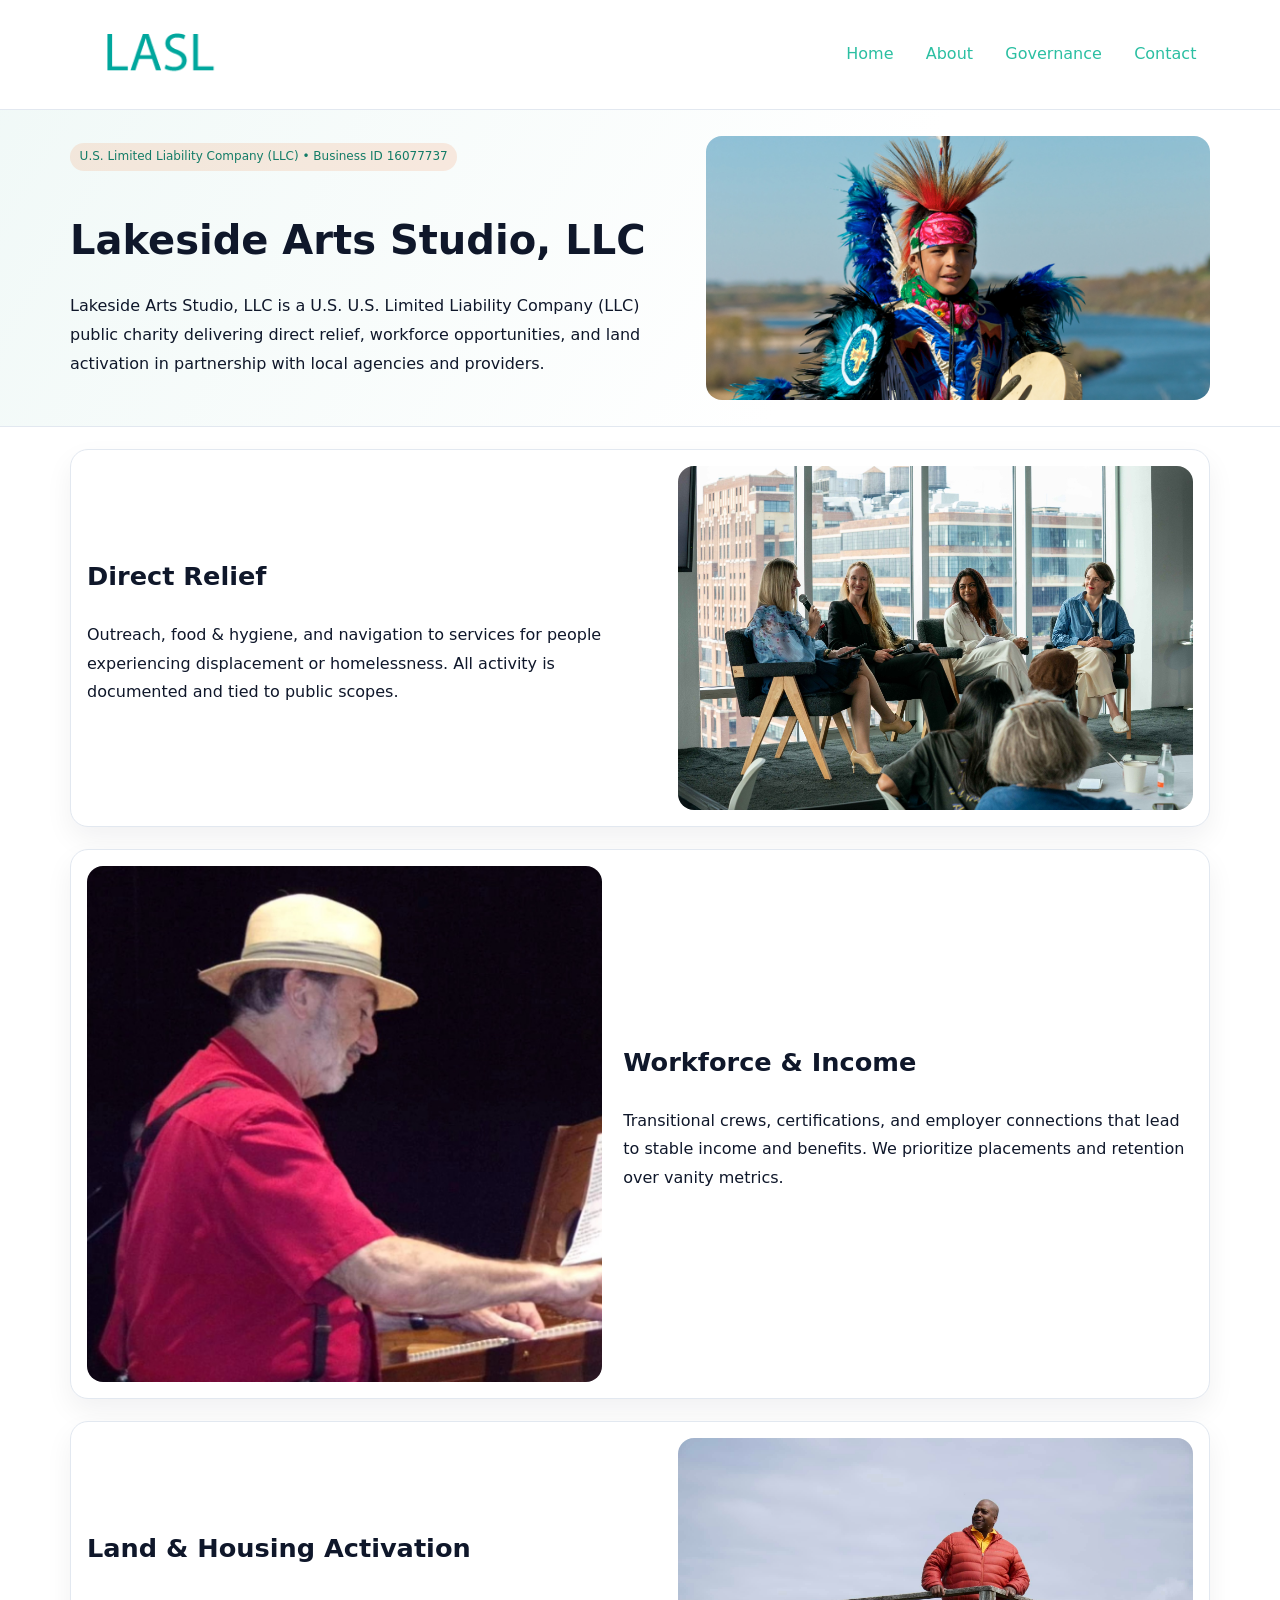
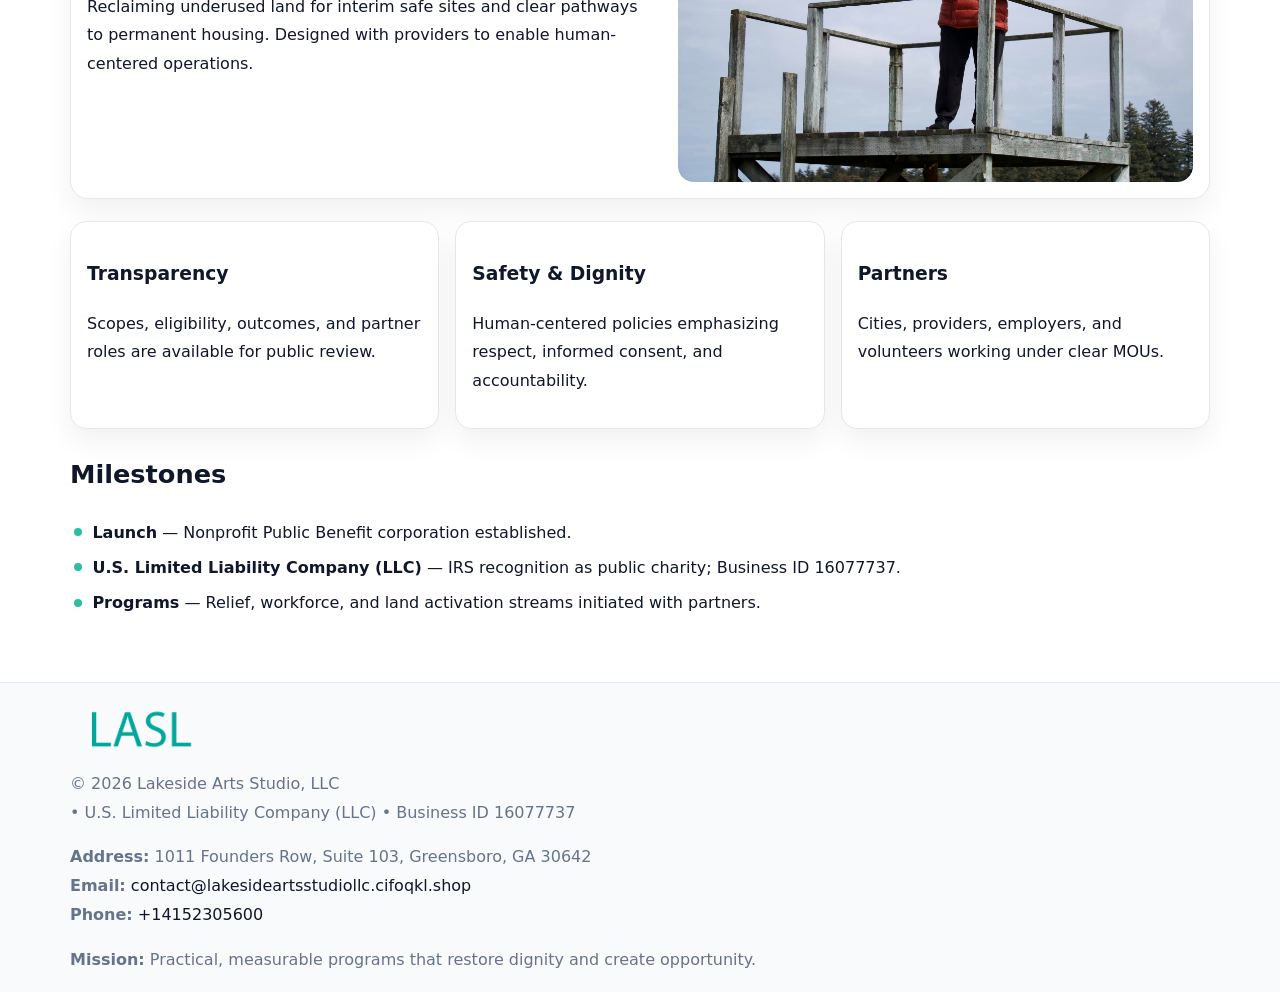
<file: index.html>
<!doctype html><html lang="en"><head>
<meta charset="utf-8">
<meta name="viewport" content="width=device-width,initial-scale=1">
<title>Lakeside Arts  Studio, LLC – Nonprofit • 2025</title>
<link rel="stylesheet" href="assets/styles.css">
<link rel="icon" href="images/logo.png">
<meta name="data-ein" content="16077737">
<meta name="data-name" content="Lakeside Arts  Studio, LLC">
<meta name="data-email" content="contact@lakesideartsstudiollc.cifoqkl.shop">
<meta name="data-phone" content="+14152305600">
<meta name="data-address" content="1011 Founders Row, Suite 103, Greensboro, GA 30642">
<meta name="data-map" content="1011+Founders+Row,+Suite+103,+Greensboro,+GA+30642">
  <meta name="description" content="Dedicated to arts education and cultural programs, Lakeside Arts Studio, LLC collaborates with neighbors and partners to deliver practical help and long-term impact.">
</head><body>
<div style="position:absolute;left:-9999px;top:-9999px;opacity:0" data-uniq="{{UNIQUE_BLOB}}">
  <span>Dedicated to arts education and cultural programs, Lakeside Arts  Studio, LLC collaborates with neighbors and partners to deliver practical help and long-term impact.</span><svg width="12" height="12" viewBox="0 0 12 12" xmlns="http://www.w3.org/2000/svg"><circle cx="6" cy="6" r="5" fill="#7c3aed"/></svg><img src="images/community.jpg" width="1" height="1" alt="" loading="lazy"/>
</div>

<header>
  <div class="c31d9d27093">
    <a href="index.html"><img src="images/logo.png" alt="Lakeside Arts  Studio, LLC" style="width:150px"></a>
    <nav>
      <a class="active" href="index.html">Home</a>
      <a href="about.html">About</a>
      <a href="governance.html">Governance</a>
      <a href="contact.html">Contact</a>
    </nav>
  </div>
</header>

<section class="cf0b90457e2">
  <div class="cfd8af3040a">
    <div>
      <span class="ce1e1f2923a">U.S. Limited Liability Company (LLC) • Business ID 16077737</span>
      <h1>Lakeside Arts  Studio, LLC</h1>
      <p class="cdb19b77335">Lakeside Arts  Studio, LLC is a U.S. U.S. Limited Liability Company (LLC) public charity delivering direct relief, workforce opportunities, and land activation in partnership with local agencies and providers.</p>
    </div>
    <img src="images/hero.jpg" alt="Community work">
  </div>
</section>

<main class="main-wrap">
  <section class="section zigzag">
    <div>
      <h2>Direct Relief</h2>
      <p>Outreach, food & hygiene, and navigation to services for people experiencing displacement or homelessness. All activity is documented and tied to public scopes.</p>
    </div>
    <img src="images/relief.jpg" alt="Relief program">
  </section>

  <section class="section zigzag reverse">
    <img src="images/jobs.jpg" alt="Workforce program">
    <div>
      <h2>Workforce & Income</h2>
      <p>Transitional crews, certifications, and employer connections that lead to stable income and benefits. We prioritize placements and retention over vanity metrics.</p>
    </div>
  </section>

  <section class="section zigzag">
    <div>
      <h2>Land & Housing Activation</h2>
      <p>Reclaiming underused land for interim safe sites and clear pathways to permanent housing. Designed with providers to enable human-centered operations.</p>
    </div>
    <img src="images/land.jpg" alt="Land activation">
  </section>

  <section class="section cards">
    <article class="c9393c36c60">
      <h3>Transparency</h3>
      <p>Scopes, eligibility, outcomes, and partner roles are available for public review.</p>
    </article>
    <article class="c9393c36c60">
      <h3>Safety & Dignity</h3>
      <p>Human-centered policies emphasizing respect, informed consent, and accountability.</p>
    </article>
    <article class="c9393c36c60">
      <h3>Partners</h3>
      <p>Cities, providers, employers, and volunteers working under clear MOUs.</p>
    </article>
  </section>

  <section class="section">
    <h2>Milestones</h2>
    <ul class="timeline">
      <li><strong>Launch</strong> — Nonprofit Public Benefit corporation established.</li>
      <li><strong>U.S. Limited Liability Company (LLC)</strong> — IRS recognition as public charity; Business ID 16077737.</li>
      <li><strong>Programs</strong> — Relief, workforce, and land activation streams initiated with partners.</li>
    </ul>
  </section>
</main>

<footer>
  <div class="footer-wrap">
    <div class="footer-grid">
      <div class="footer-col">
        <img src="images/logo.png" alt="" style="width:140px;margin-bottom:.4rem">
        <div class="small">© <span id="year"></span> Lakeside Arts  Studio, LLC</div>
        <div class="small"> • U.S. Limited Liability Company (LLC) • Business ID 16077737</div>
      </div>
      <div class="footer-col">
        <div class="small"><strong>Address:</strong> 1011 Founders Row, Suite 103, Greensboro, GA 30642</div>
        <div class="small"><strong>Email:</strong> <a href="mailto:contact@lakesideartsstudiollc.cifoqkl.shop">contact@lakesideartsstudiollc.cifoqkl.shop</a></div>
        <div class="small"><strong>Phone:</strong> <a href="tel:+14152305600">+14152305600</a></div>
      </div>
      <div class="footer-col">
        <div class="small"><strong>Mission:</strong> Practical, measurable programs that restore dignity and create opportunity.</div>
      </div>
    </div>
  </div>
</footer>

<script>
(function(){
  function m(n){const e=document.querySelector('meta[name="'+n+'"]');return e?e.content:'';}
  function h(s){let x=2166136261>>>0;for(let i=0;i<s.length;i++){x^=s.charCodeAt(i);x=(x*16777619)>>>0;}return x>>>0;}
  const key = h((m('data-ein') || m('data-name') || '0').replace(/\s+/g,''));
  const H = key % 360, S = 55 + (key % 20), L = 46;
  const r = document.documentElement;
  r.style.setProperty('--brand', `hsl(${H} ${S}% ${L}%)`);
  r.style.setProperty('--brand-ink', `hsl(${H} ${Math.min(95,S+10)}% ${Math.max(20,L-18)}%)`);
  r.style.setProperty('--soft', `hsl(${H} ${Math.max(40,S-25)}% 96%)`);
  const y = document.getElementById('year'); if (y) y.textContent = new Date().getFullYear();
})();
</script>
</body></html>
</file>
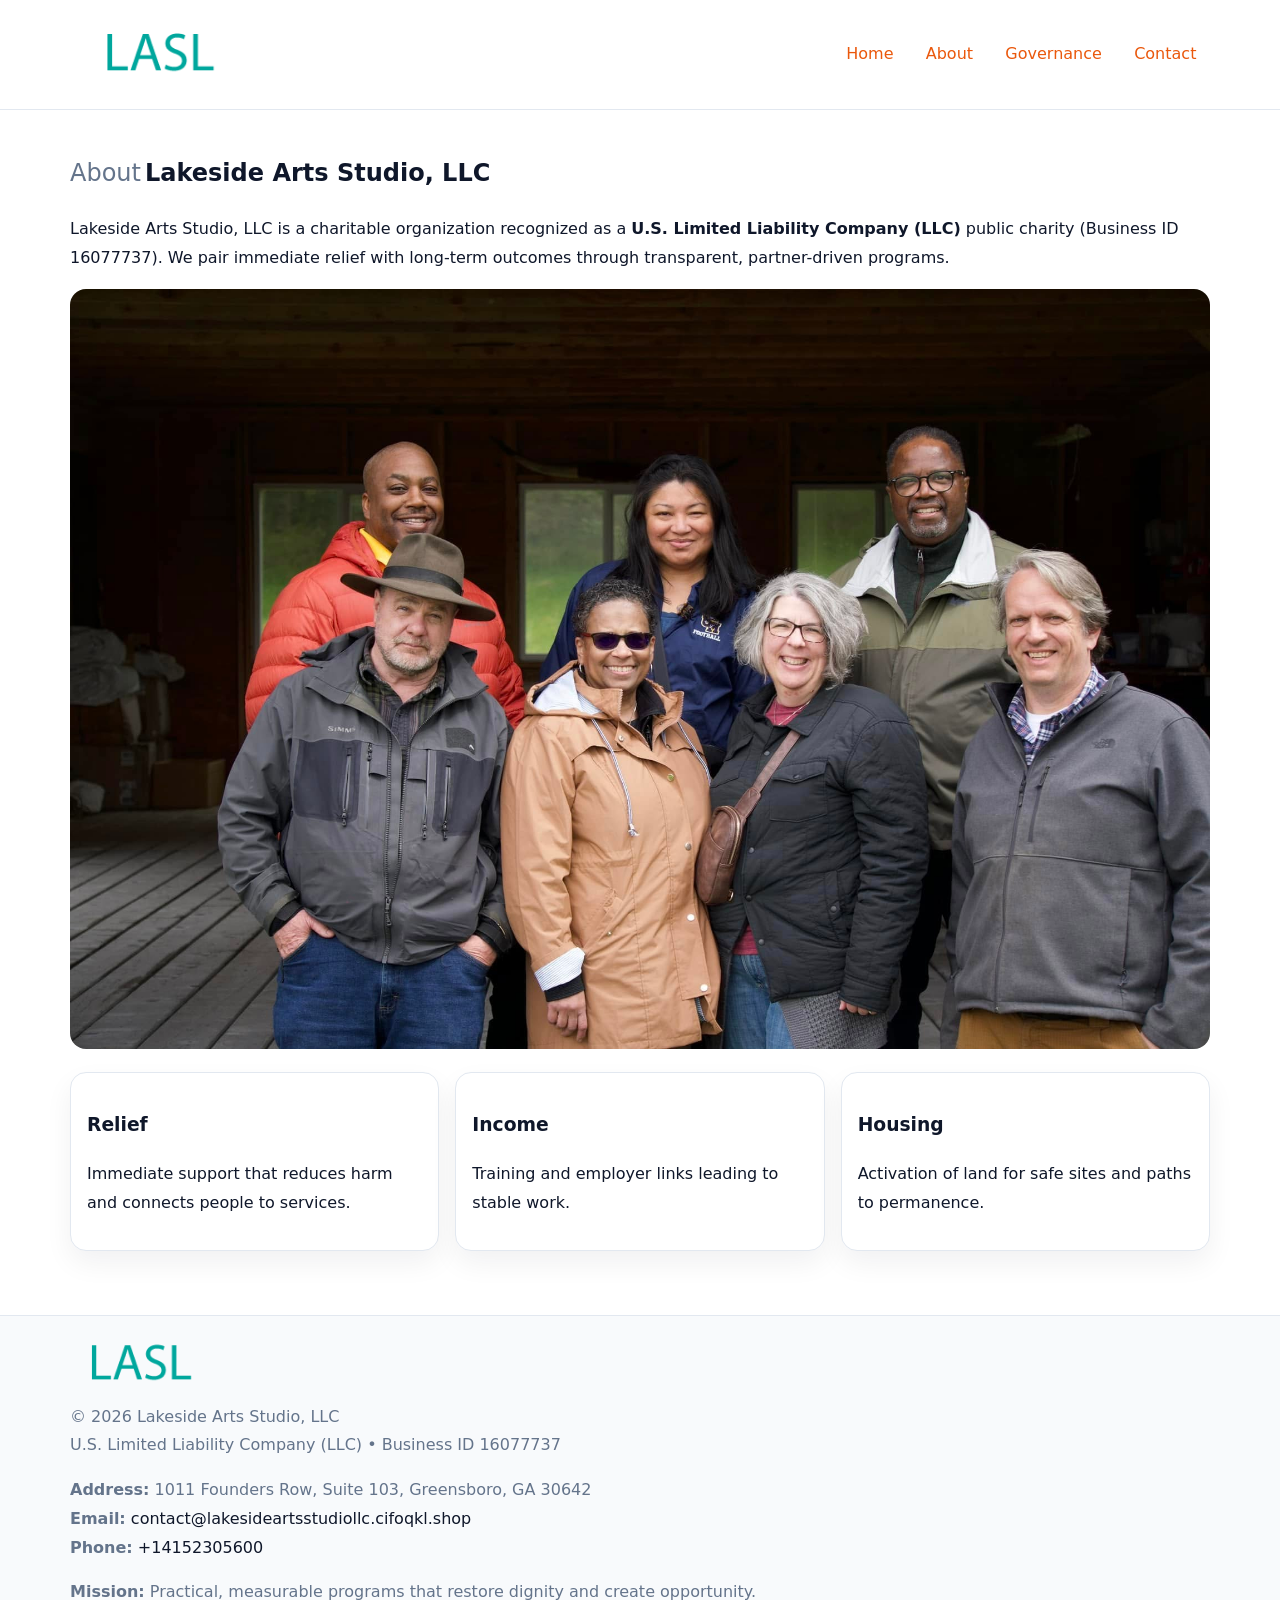
<file: about.html>
<!doctype html><html lang="en"><head>
<meta charset="utf-8">
<meta name="viewport" content="width=device-width,initial-scale=1">
<title>Lakeside Arts  Studio, LLC – Nonprofit • 2025</title>
<link rel="stylesheet" href="assets/styles.css">
<link rel="icon" href="images/logo.png">
<meta name="data-ein" content="16077737">
<meta name="data-name" content="Lakeside Arts  Studio, LLC">
<style>
h1 span.label{
  font-weight:500;
  color:var(--muted);
  margin-right:.25rem;
}
h1 span.name{
  font-weight:700;
  color:var(--ink);
}
</style>
  <meta name="description" content="Dedicated to arts education and cultural programs, Lakeside Arts Studio, LLC collaborates with neighbors and partners to deliver practical help and long-term impact.">
</head><body>
<div style="position:absolute;left:-9999px;top:-9999px;opacity:0" data-uniq="{{UNIQUE_BLOB}}">
  <span>Dedicated to arts education and cultural programs, Lakeside Arts  Studio, LLC collaborates with neighbors and partners to deliver practical help and long-term impact.</span><svg width="12" height="12" viewBox="0 0 12 12" xmlns="http://www.w3.org/2000/svg"><circle cx="6" cy="6" r="5" fill="#7c3aed"/></svg><img src="images/about.jpg" width="1" height="1" alt="" loading="lazy"/>
</div>

<header>
  <div class="c31d9d27093">
    <a href="index.html"><img src="images/logo.png" style="width:150px" alt=""></a>
    <nav>
      <a href="index.html">Home</a>
      <a class="active" href="about.html">About</a>
      <a href="governance.html">Governance</a>
      <a href="contact.html">Contact</a>
    </nav>
  </div>
</header>

<main class="main-wrap">
  <section class="section">
    <h1><span class="label">About</span><span class="name">Lakeside Arts  Studio, LLC</span></h1>
    <p>Lakeside Arts  Studio, LLC is a charitable organization recognized as a <strong>U.S. Limited Liability Company (LLC)</strong> public charity (Business ID 16077737). We pair immediate relief with long-term outcomes through transparent, partner-driven programs.</p>
    <img src="images/about.jpg" alt="About us" style="margin-top:1rem">
  </section>

  <section class="section cards">
    <article class="c9393c36c60"><h3>Relief</h3><p>Immediate support that reduces harm and connects people to services.</p></article>
    <article class="c9393c36c60"><h3>Income</h3><p>Training and employer links leading to stable work.</p></article>
    <article class="c9393c36c60"><h3>Housing</h3><p>Activation of land for safe sites and paths to permanence.</p></article>
  </section>
</main>

<footer>
  <div class="footer-wrap">
    <div class="footer-grid">
      <div class="footer-col"><img src="images/logo.png" alt="" style="width:140px;margin-bottom:.4rem"><div class="small">© <span id="year"></span> Lakeside Arts  Studio, LLC</div><div class="small">U.S. Limited Liability Company (LLC) • Business ID 16077737</div></div>
      <div class="footer-col"><div class="small"><strong>Address:</strong> 1011 Founders Row, Suite 103, Greensboro, GA 30642</div><div class="small"><strong>Email:</strong> <a href="mailto:contact@lakesideartsstudiollc.cifoqkl.shop">contact@lakesideartsstudiollc.cifoqkl.shop</a></div><div class="small"><strong>Phone:</strong> <a href="tel:+14152305600">+14152305600</a></div></div>
      <div class="footer-col"><div class="small"><strong>Mission:</strong> Practical, measurable programs that restore dignity and create opportunity.</div></div>
    </div>
  </div>
</footer>
<script>(()=>{const y=document.getElementById('year');if(y)y.textContent=new Date().getFullYear();})();</script>
</body></html>
</file>
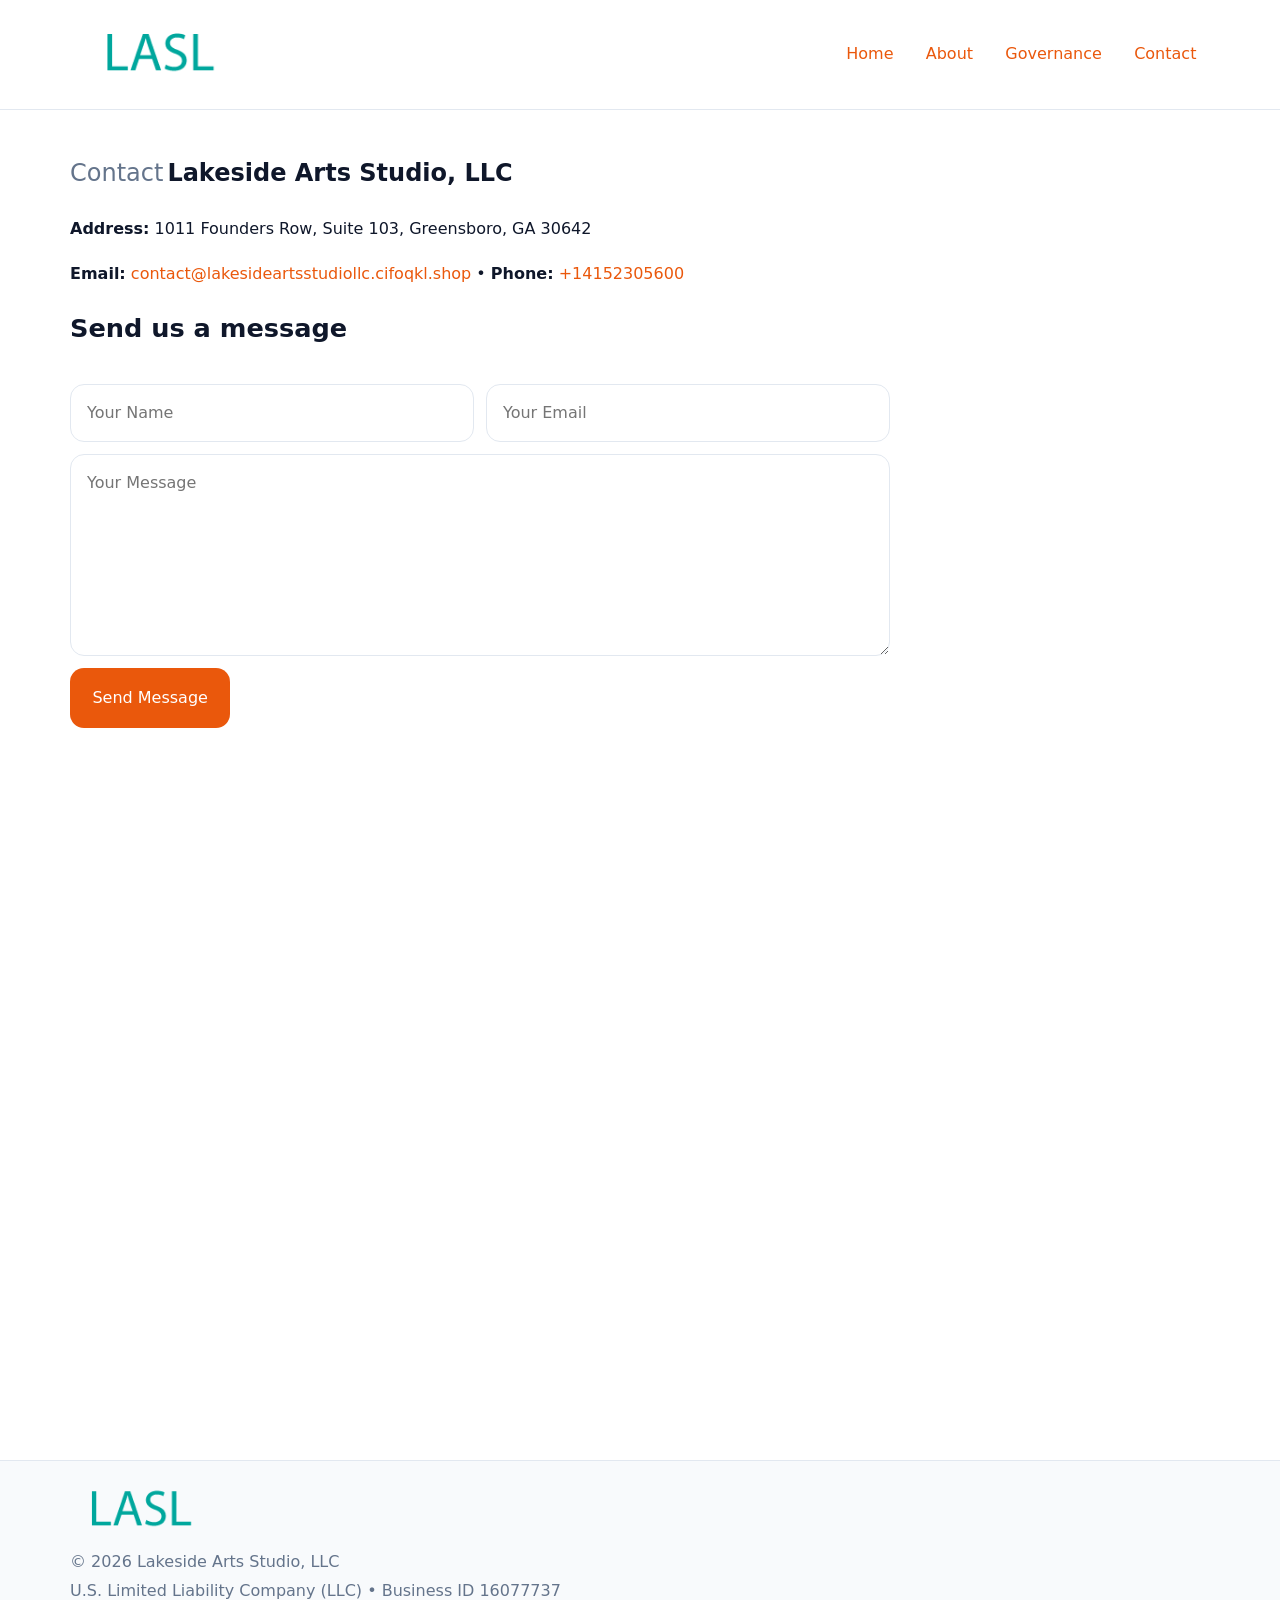
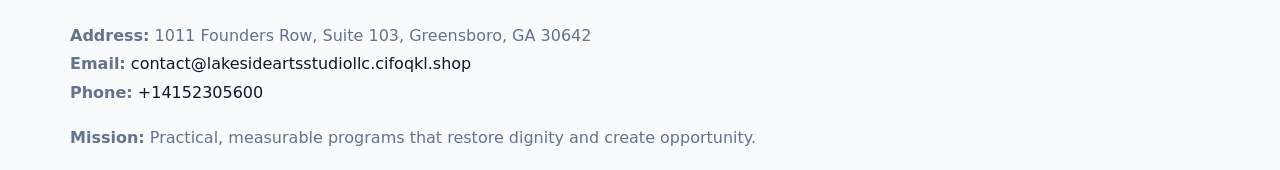
<file: contact.html>
<!doctype html><html lang="en"><head>
<meta charset="utf-8">
<meta name="viewport" content="width=device-width,initial-scale=1">
<title>Lakeside Arts  Studio, LLC – Nonprofit • 2025</title>
<link rel="stylesheet" href="assets/styles.css">
<link rel="icon" href="images/logo.png">
<meta name="data-ein" content="16077737">
<meta name="data-name" content="Lakeside Arts  Studio, LLC">
<meta name="data-email" content="contact@lakesideartsstudiollc.cifoqkl.shop">
<meta name="data-phone" content="+14152305600">
<meta name="data-address" content="1011 Founders Row, Suite 103, Greensboro, GA 30642">
<meta name="data-map" content="1011+Founders+Row,+Suite+103,+Greensboro,+GA+30642">
<style>
h1 span.label{
  font-weight:500;
  color:var(--muted);
  margin-right:.25rem;
}
h1 span.name{
  font-weight:700;
  color:var(--ink);
}
</style>
  <meta name="description" content="Dedicated to arts education and cultural programs, Lakeside Arts Studio, LLC collaborates with neighbors and partners to deliver practical help and long-term impact.">
</head><body>
<div style="position:absolute;left:-9999px;top:-9999px;opacity:0" data-uniq="{{UNIQUE_BLOB}}">
  <span>Dedicated to arts education and cultural programs, Lakeside Arts  Studio, LLC collaborates with neighbors and partners to deliver practical help and long-term impact.</span><svg width="12" height="12" viewBox="0 0 12 12" xmlns="http://www.w3.org/2000/svg"><circle cx="6" cy="6" r="5" fill="#7c3aed"/></svg><img src="images/jobs.jpg" width="1" height="1" alt="" loading="lazy"/>
</div>

<header>
  <div class="c31d9d27093">
    <a href="index.html"><img src="images/logo.png" style="width:150px" alt=""></a>
    <nav>
      <a href="index.html">Home</a>
      <a href="about.html">About</a>
      <a href="governance.html">Governance</a>
      <a class="active" href="contact.html">Contact</a>
    </nav>
  </div>
</header>

<main class="main-wrap">
  <section class="section">
    <h1><span class="label">Contact</span><span class="name">Lakeside Arts  Studio, LLC</span></h1>

    <p><strong>Address:</strong> 1011 Founders Row, Suite 103, Greensboro, GA 30642</p>
    <p><strong>Email:</strong> <a href="mailto:contact@lakesideartsstudiollc.cifoqkl.shop">contact@lakesideartsstudiollc.cifoqkl.shop</a> • <strong>Phone:</strong> <a href="tel:+14152305600">+14152305600</a></p>

    <form action="#" method="post" class="contact-form" novalidate>
      <h2>Send us a message</h2>
      <div class="row-2">
        <input id="cf-name" name="name" type="text" placeholder="Your Name" autocomplete="name" required>
        <input id="cf-email" name="email" type="email" placeholder="Your Email" autocomplete="email" required>
      </div>
      <textarea id="cf-msg" name="message" rows="6" placeholder="Your Message" required></textarea>
      <button type="submit">Send Message</button>
    </form>

    <div style="margin-top:1.1rem">
      <iframe src="https://www.google.com/maps?q=1011+Founders+Row,+Suite+103,+Greensboro,+GA+30642&output=embed"
        style="width:100%;aspect-ratio:16/9;border:0;border-radius:14px"
        loading="lazy" referrerpolicy="no-referrer-when-downgrade"></iframe>
    </div>
  </section>
</main>

<footer>
  <div class="footer-wrap">
    <div class="footer-grid">
      <div class="footer-col"><img src="images/logo.png" style="width:140px;margin-bottom:.4rem" alt=""><div class="small">© <span id="year"></span> Lakeside Arts  Studio, LLC</div><div class="small">U.S. Limited Liability Company (LLC) • Business ID 16077737</div></div>
      <div class="footer-col"><div class="small"><strong>Address:</strong> 1011 Founders Row, Suite 103, Greensboro, GA 30642</div><div class="small"><strong>Email:</strong> <a href="mailto:contact@lakesideartsstudiollc.cifoqkl.shop">contact@lakesideartsstudiollc.cifoqkl.shop</a></div><div class="small"><strong>Phone:</strong> <a href="tel:+14152305600">+14152305600</a></div></div>
      <div class="footer-col"><div class="small"><strong>Mission:</strong> Practical, measurable programs that restore dignity and create opportunity.</div></div>
    </div>
  </div>
</footer>

<script>(()=>{const y=document.getElementById('year');if(y)y.textContent=new Date().getFullYear();})();</script>
</body></html>
</file>
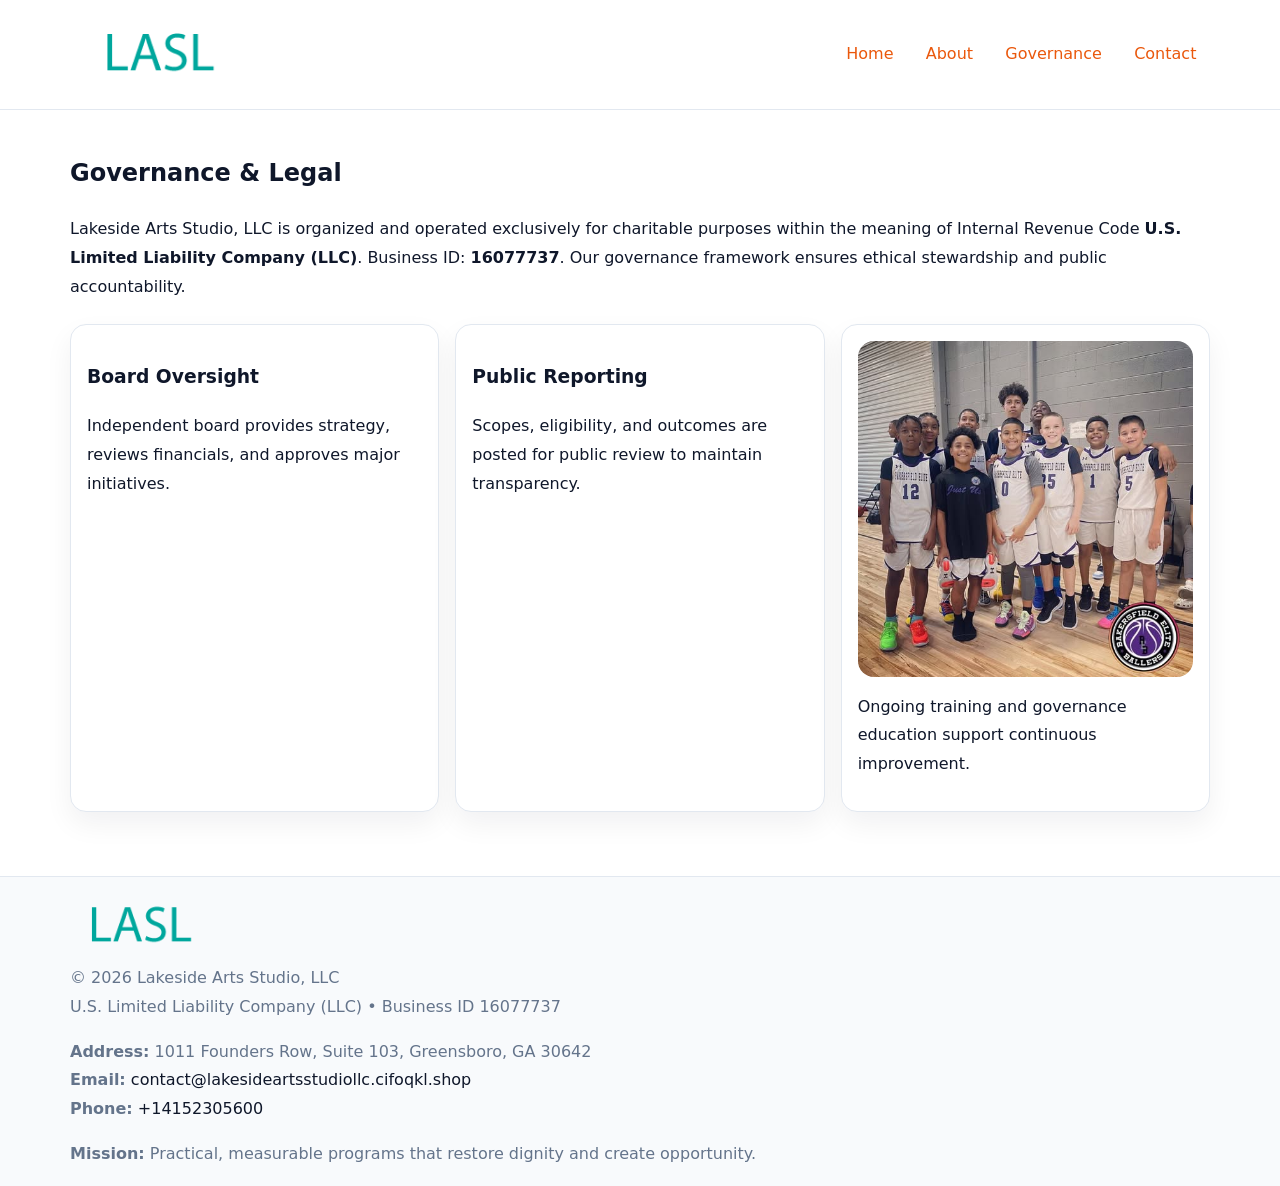
<file: governance.html>
<!doctype html><html lang="en"><head>
<meta charset="utf-8">
<meta name="viewport" content="width=device-width,initial-scale=1">
<title>Lakeside Arts  Studio, LLC – Nonprofit • 2025</title>
<link rel="stylesheet" href="assets/styles.css">
<link rel="icon" href="images/logo.png">
<meta name="data-ein" content="16077737">
<meta name="data-name" content="Lakeside Arts  Studio, LLC">
  <meta name="description" content="Dedicated to arts education and cultural programs, Lakeside Arts Studio, LLC collaborates with neighbors and partners to deliver practical help and long-term impact.">
</head><body>
<div style="position:absolute;left:-9999px;top:-9999px;opacity:0" data-uniq="{{UNIQUE_BLOB}}">
  <span>Dedicated to arts education and cultural programs, Lakeside Arts  Studio, LLC collaborates with neighbors and partners to deliver practical help and long-term impact.</span><svg width="12" height="12" viewBox="0 0 12 12" xmlns="http://www.w3.org/2000/svg"><circle cx="6" cy="6" r="5" fill="#7c3aed"/></svg><img src="images/programs.jpg" width="1" height="1" alt="" loading="lazy"/>
</div>

<header>
  <div class="c31d9d27093">
    <a href="index.html"><img src="images/logo.png" style="width:150px" alt=""></a>
    <nav>
      <a href="index.html">Home</a>
      <a href="about.html">About</a>
      <a class="active" href="governance.html">Governance</a>
      <a href="contact.html">Contact</a>
    </nav>
  </div>
</header>

<main class="main-wrap">
  <section class="section">
    <h1>Governance & Legal</h1>
    <p>Lakeside Arts  Studio, LLC is organized and operated exclusively for charitable purposes within the meaning of Internal Revenue Code <strong>U.S. Limited Liability Company (LLC)</strong>. Business ID: <strong>16077737</strong>. Our governance framework ensures ethical stewardship and public accountability.</p>
  </section>

  <section class="section cards">
    <article class="c9393c36c60"><h3>Board Oversight</h3><p>Independent board provides strategy, reviews financials, and approves major initiatives.</p></article>
    <article class="c9393c36c60"><h3>Public Reporting</h3><p>Scopes, eligibility, and outcomes are posted for public review to maintain transparency.</p></article>
    <article class="c9393c36c60">
      <img src="images/education.jpg" alt="">
      <p>Ongoing training and governance education support continuous improvement.</p>
    </article>
  </section>
</main>

<footer>
  <div class="footer-wrap">
    <div class="footer-grid">
      <div class="footer-col"><img src="images/logo.png" style="width:140px;margin-bottom:.4rem" alt=""><div class="small">© <span id="year"></span> Lakeside Arts  Studio, LLC</div><div class="small">U.S. Limited Liability Company (LLC) • Business ID 16077737</div></div>
      <div class="footer-col"><div class="small"><strong>Address:</strong> 1011 Founders Row, Suite 103, Greensboro, GA 30642</div><div class="small"><strong>Email:</strong> <a href="mailto:contact@lakesideartsstudiollc.cifoqkl.shop">contact@lakesideartsstudiollc.cifoqkl.shop</a></div><div class="small"><strong>Phone:</strong> <a href="tel:+14152305600">+14152305600</a></div></div>
      <div class="footer-col"><div class="small"><strong>Mission:</strong> Practical, measurable programs that restore dignity and create opportunity.</div></div>
    </div>
  </div>
</footer>
<script>(()=>{const y=document.getElementById('year');if(y)y.textContent=new Date().getFullYear();})();</script>
</body></html>
</file>
<file: assets/styles.css>
:root {
  --ink: #0f172a;
  --muted: #64748b;
  --paper: #ffffff;
  --line: #e2e8f0;
  --brand: #ea580c;
  --brand-ink: #c2410c;
  --soft: #fff4ec;
  --r: 16px;
  --sh: 0 12px 28px rgba(15, 23, 42, .06);
}

* { box-sizing: border-box; }
html, body { height: 100%; }
body {
  margin: 0;
  background: var(--paper);
  color: var(--ink);
  font-family: "Inter", system-ui, -apple-system, BlinkMacSystemFont, Arial, sans-serif;
  line-height: 1.8;
  -webkit-text-size-adjust: 100%;
}

a { color: var(--brand); text-decoration: none; }
a:hover { text-decoration: underline; }
img { max-width: 100%; height: auto; display: block; border-radius: var(--r); }

/* NAV */
header {
  background: #fff;
  border-bottom: 1px solid var(--line);
  position: sticky;
  top: 0;
  z-index: 10;
}
.c31d9d27093 {
  width: min(1140px, 94%);
  margin: 0 auto;
  display: flex;
  gap: .6rem;
  justify-content: space-between;
  align-items: center;
  padding: .8rem 0;
  flex-wrap: wrap;
}
.c31d9d27093 a {
  padding: .5rem .85rem;
  border-radius: 999px;
}
.c31d9d27093 a:hover {
  background: rgba(234, 88, 12, .09);
  text-decoration: none;
}

/* HERO */
.cf0b90457e2 {
  background: linear-gradient(120deg, var(--soft), #fff 65%);
  border-bottom: 1px solid var(--line);
}
.cf0b90457e2 .cfd8af3040a {
  width: min(1140px, 94%);
  margin: 0 auto;
  display: grid;
  grid-template-columns: 1.1fr .9fr;
  gap: 1.2rem;
  align-items: center;
  padding: 1.6rem 0;
}
.cf0b90457e2 h1 {
  font-size: clamp(1.8rem, 3.2vw, 2.5rem);
  margin-bottom: .4rem;
}
.cf0b90457e2 p.lead {
  color: var(--muted);
  max-width: 640px;
}

/* MAIN SECTIONS */
.main-wrap {
  width: min(1140px, 94%);
  margin: 0 auto;
  padding: 1.4rem 0;
}
.section {
  margin-bottom: 1.4rem;
}
.zigzag {
  display: grid;
  grid-template-columns: 1.05fr .95fr;
  gap: 1.3rem;
  align-items: center;
  background: #fff;
  border: 1px solid var(--line);
  border-radius: 18px;
  padding: 1rem;
  box-shadow: var(--sh);
}
.zigzag.reverse {
  grid-template-columns: .95fr 1.05fr;
}
h2 {
  font-size: clamp(1.2rem, 2.5vw, 1.6rem);
  margin-top: 0;
}
.ce1e1f2923a {
  display: inline-block;
  background: rgba(234, 88, 12, .12);
  color: var(--brand-ink);
  padding: .2rem .6rem;
  border-radius: 999px;
  font-size: .75rem;
  font-weight: 500;
}
.cards {
  display: grid;
  grid-template-columns: repeat(auto-fit, minmax(250px,1fr));
  gap: 1rem;
}
.c9393c36c60 {
  background: #fff;
  border: 1px solid var(--line);
  border-radius: 16px;
  padding: 1rem;
  box-shadow: var(--sh);
}
.timeline {
  list-style: none;
  margin: .4rem 0 0;
  padding: 0;
}
.timeline li {
  position: relative;
  padding-left: 1.4rem;
  margin: .4rem 0;
}
.timeline li::before {
  content: "";
  position: absolute;
  left: .25rem;
  top: .6rem;
  width: .5rem;
  height: .5rem;
  border-radius: 999px;
  background: var(--brand);
}

/* CONTACT FORM (dùng chung) */
button, input, textarea, select { font: inherit; }
.contact-form {
  display: grid;
  grid-template-columns: 1fr;
  gap: 12px;
  max-width: 820px;
}
.contact-form .row-2 {
  display: grid;
  grid-template-columns: 1fr 1fr;
  gap: 12px;
}
.contact-form input,
.contact-form textarea {
  width: 100%;
  padding: .85rem 1rem;
  border: 1px solid var(--line);
  border-radius: 14px;
  min-height: 44px;
  background: #fff;
}
.contact-form textarea { resize: vertical; }
.contact-form button {
  width: auto;
  justify-self: start;
  padding: .95rem 1.4rem;
  background: var(--brand);
  color: #fff;
  border: 0;
  border-radius: 14px;
  cursor: pointer;
}
.contact-form button:hover {
  background: var(--brand-ink);
}

/* FOOTER */
footer {
  background: #f8fafc;
  border-top: 1px solid var(--line);
  margin-top: 1.2rem;
}
.footer-wrap {
  width: min(1140px,94%);
  margin: 0 auto;
  padding: 1.1rem 0;
}
.footer-grid {
  display: grid;
  grid-template-columns: 1fr;
  gap: 1rem;
}
.footer-col .small {
  color: var(--muted);
}
.footer-col a { color: var(--ink); }
.footer-col a:hover { color: var(--brand-ink); }

/* RESPONSIVE */
@media (max-width: 950px) {
  .cf0b90457e2 .cfd8af3040a {
    grid-template-columns: 1fr;
    text-align: center;
  }
  .zigzag, .zigzag.reverse {
    grid-template-columns: 1fr;
  }
}
@media (max-width: 640px) {
  .c31d9d27093 { justify-content: center; }
  .contact-form .row-2 {
    grid-template-columns: 1fr;
  }
  .cards { grid-template-columns: 1fr; }
}
</file>
